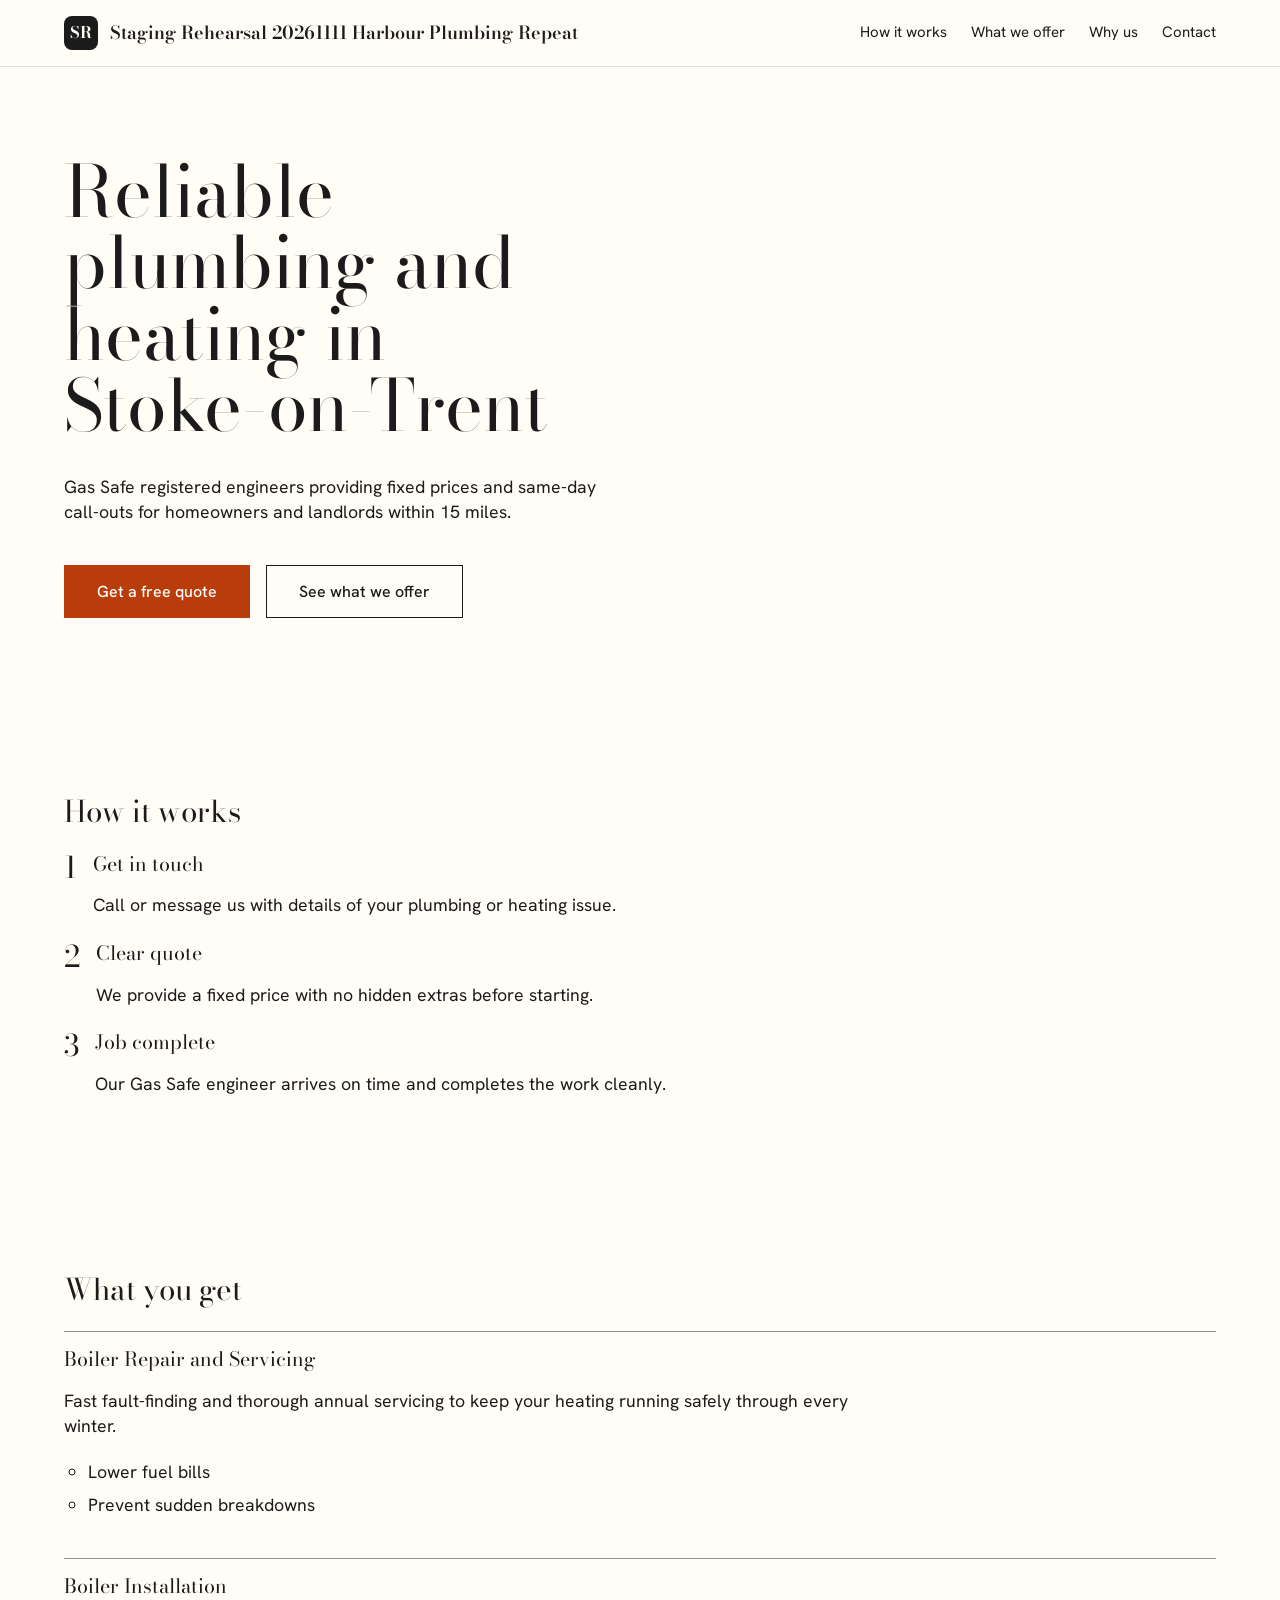
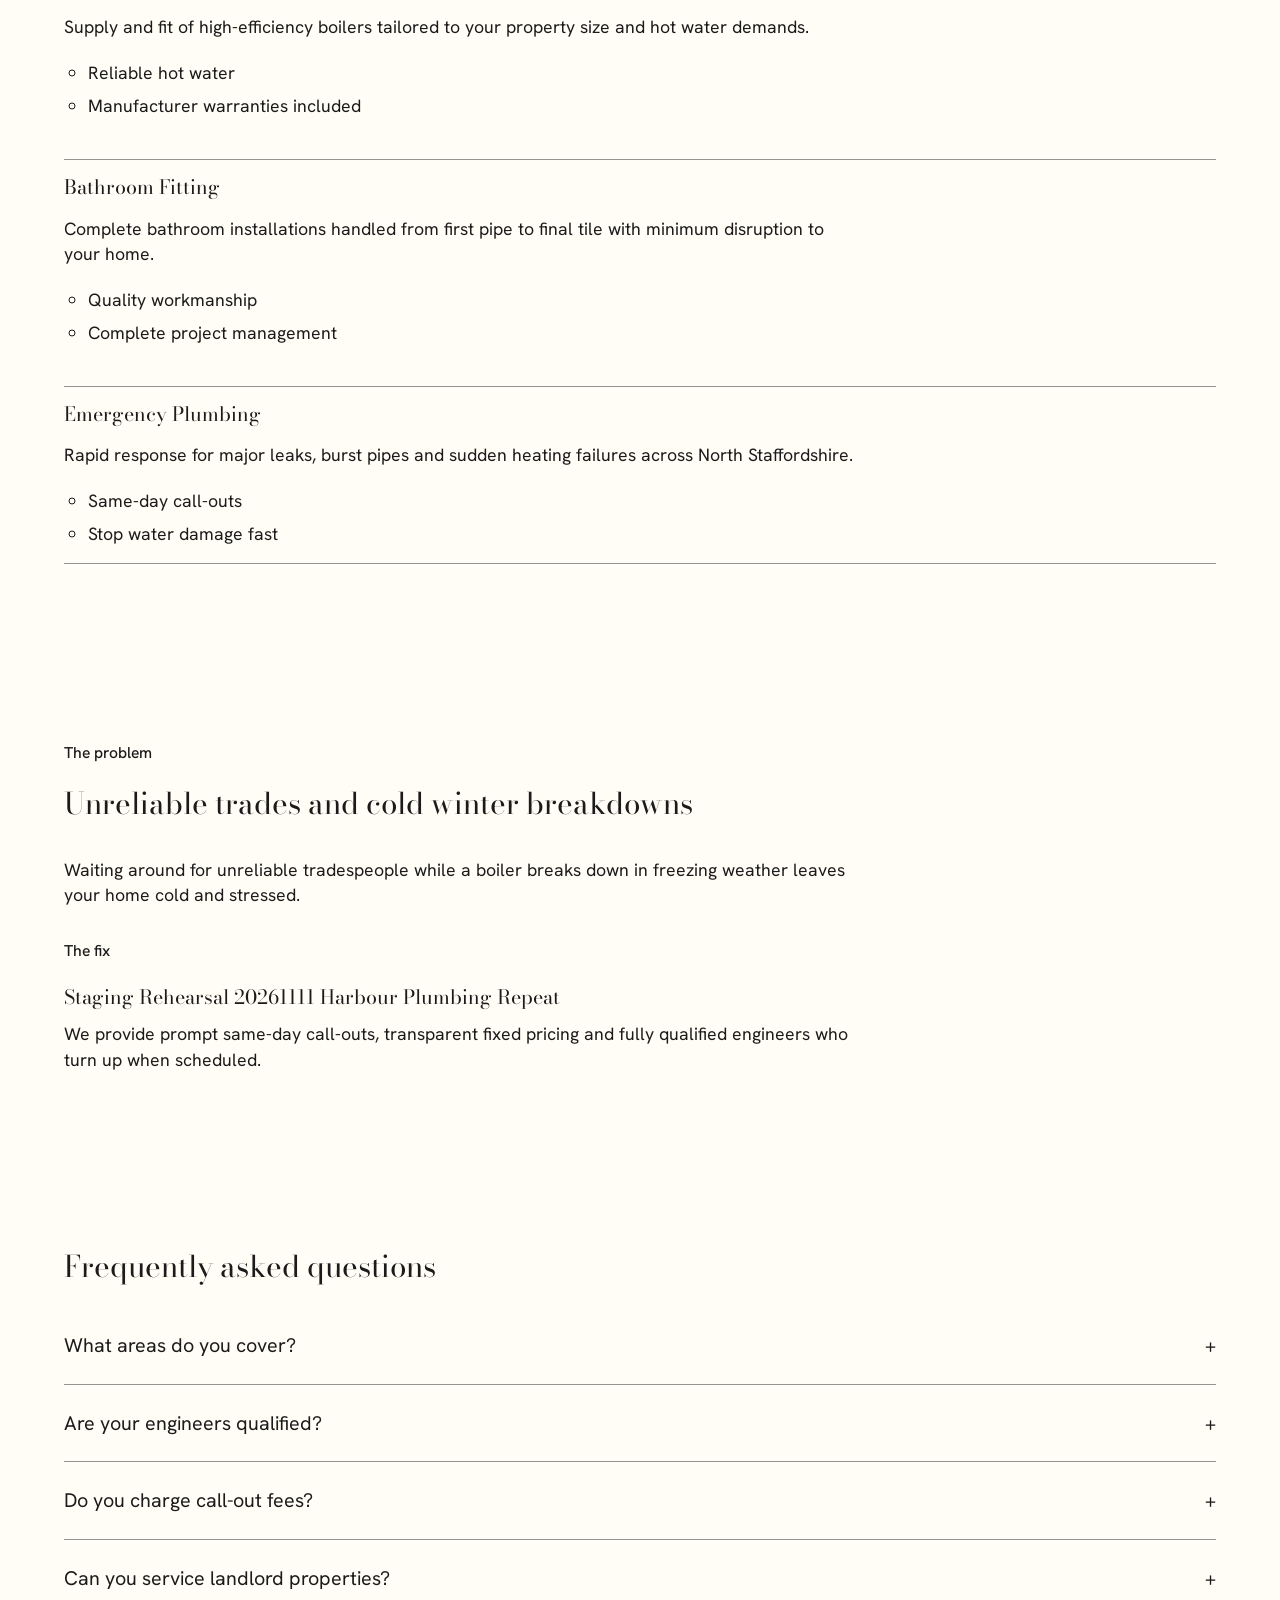
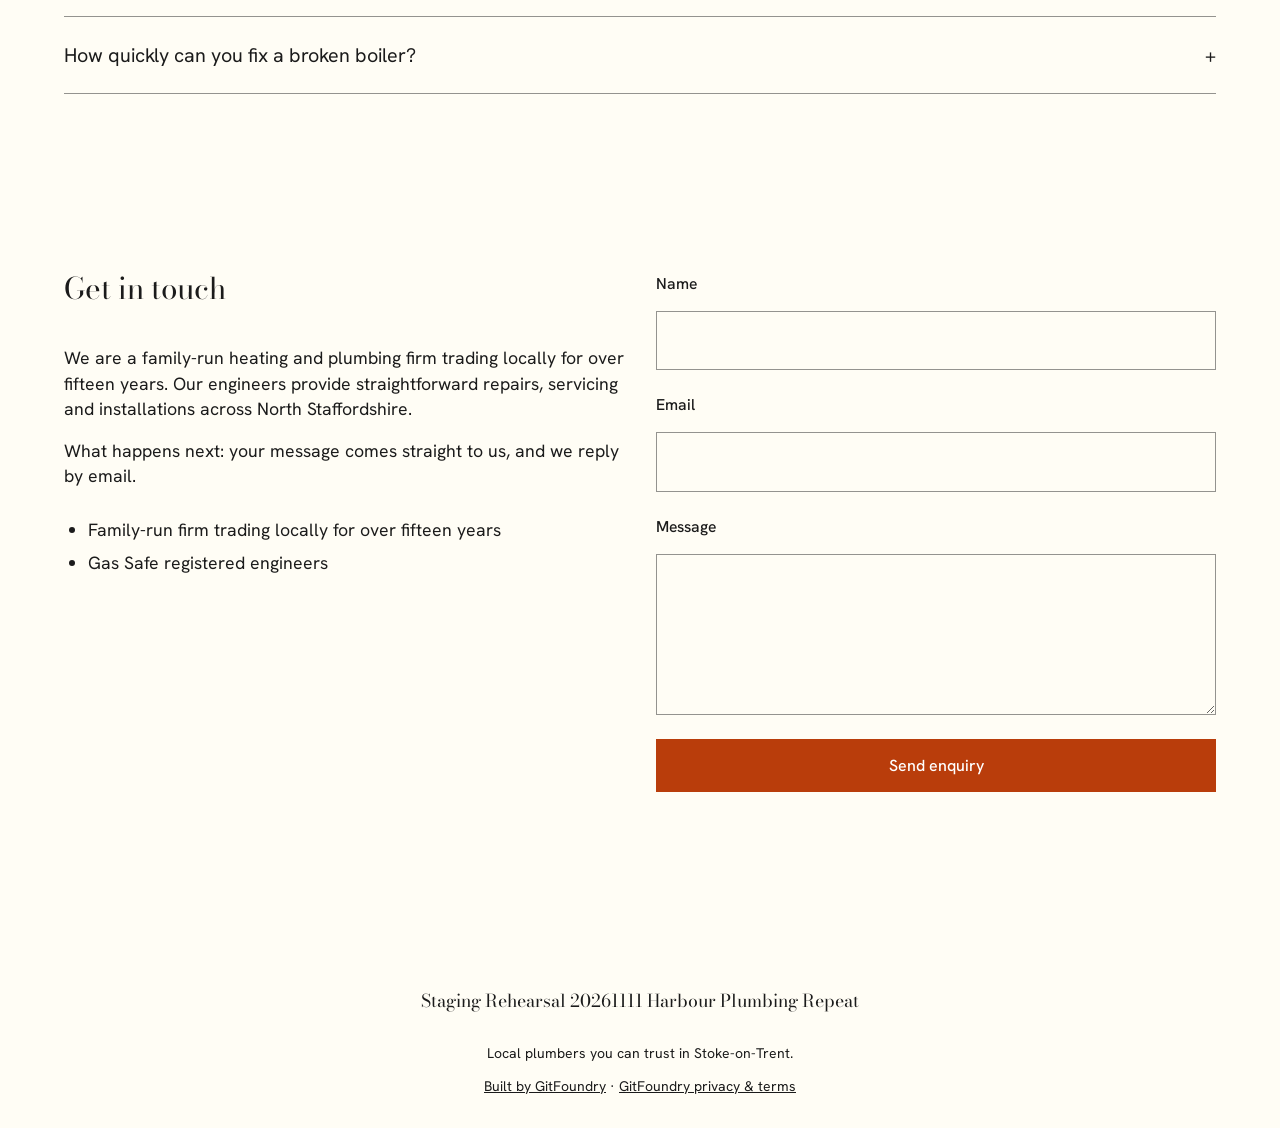
<file: index.html>
<!DOCTYPE html>
<html lang="en">
<head>
  <meta charset="UTF-8">
  <meta name="viewport" content="width=device-width, initial-scale=1.0">
  <title>Staging Rehearsal 20261111 Harbour Plumbing Repeat — Reliable plumbing and heating in Stoke-on-Trent</title>
  <meta name="description" content="Staging Rehearsal 20261111 Harbour Plumbing Repeat provides boiler repair, servicing, bathrooms and emergency plumbing for homes in Stoke-on-Trent. Call today.">
  <link rel="icon" href="favicon.svg" type="image/svg+xml">
  <link href="https://fonts.googleapis.com/css2?family=Bodoni+Moda:wght@400..900&family=Hanken+Grotesk:wght@300..800&display=swap" rel="stylesheet">
  <link rel="stylesheet" href="styles.css">
  <noscript><style>
  .menu-toggle { display: none !important; }
  </style></noscript>
  <meta property="og:title" content="Staging Rehearsal 20261111 Harbour Plumbing Repeat">
  <meta property="og:description" content="Staging Rehearsal 20261111 Harbour Plumbing Repeat provides boiler repair, servicing, bathrooms and emergency plumbing for homes in Stoke-on-Trent. Call today.">
  <meta property="og:image" content="og-image.png">
  <meta property="og:url" content="index.html">
  <meta property="og:type" content="website">
  <meta name="twitter:card" content="summary_large_image">
  <script type="application/ld+json">{"@context":"https://schema.org","@type":"Plumber","name":"Staging Rehearsal 20261111 Harbour Plumbing Repeat","description":"We are a family-run heating and plumbing firm trading locally for over fifteen years. Our engineers provide straightforward repairs, servicing and installations across North Staffordshire."}</script>
</head>
<body>
<a class="skip-link" href="#main">Skip to content</a>
<header class="site-header" data-mobile-nav-open="false">
  <div class="site-header__inner">
    <a class="brand" href="index.html">
      <span class="brand__mark" aria-hidden="true">SR</span>
      <span class="brand__wordmark">Staging Rehearsal 20261111 Harbour Plumbing Repeat</span>
    </a>
    <button type="button" class="menu-toggle" data-mobile-nav-toggle aria-controls="primary-nav" aria-expanded="false" aria-label="Toggle navigation">
      <span class="menu-toggle__bar" aria-hidden="true"></span>
      <span class="menu-toggle__bar" aria-hidden="true"></span>
      <span class="menu-toggle__bar" aria-hidden="true"></span>
    </button>
    <nav class="primary-nav" id="primary-nav" aria-label="Primary">
      <a href="#how-it-works">How it works</a>
      <a href="#features-list">What we offer</a>
      <a href="#problem-solution">Why us</a>
      <a href="#contact-block">Contact</a>
    </nav>
  </div>
</header>

<main id="main">
<section data-section="hero-split" data-surface="dominant" id="hero-split" class="hero-split">
  <div class="container hero-split__inner">
    <div class="hero-split__text">
      <h1 class="hero-split__headline">Reliable plumbing and heating in Stoke-on-Trent</h1>
      <p class="hero-split__sub">Gas Safe registered engineers providing fixed prices and same-day call-outs for homeowners and landlords within 15 miles.</p>
      <div class="hero-split__ctas">
        <a href="#contact" class="btn btn--primary">Get a free quote</a>
        <a href="#features-list" class="btn btn--ghost">See what we offer</a>
      </div>
    </div>

  </div>
</section>
<section data-section="how-it-works" data-surface="dominant" id="how-it-works" class="how-it-works">
  <div class="container">
    <h2 class="how-it-works__title">How it works</h2>
    <ol class="how-it-works__steps">
      <li class="how-step">
        <span class="how-step__num" aria-hidden="true">1</span>
        <div class="process-step__body">
        <h3 class="how-step__heading">Get in touch</h3>
        <p class="how-step__desc">Call or message us with details of your plumbing or heating issue.</p>
        </div>
      </li>
      <li class="how-step">
        <span class="how-step__num" aria-hidden="true">2</span>
        <div class="process-step__body">
        <h3 class="how-step__heading">Clear quote</h3>
        <p class="how-step__desc">We provide a fixed price with no hidden extras before starting.</p>
        </div>
      </li>
      <li class="how-step">
        <span class="how-step__num" aria-hidden="true">3</span>
        <div class="process-step__body">
        <h3 class="how-step__heading">Job complete</h3>
        <p class="how-step__desc">Our Gas Safe engineer arrives on time and completes the work cleanly.</p>
        </div>
      </li>
    </ol>
  </div>
</section>
<section data-section="features-list" data-surface="dominant" id="features-list" class="features-list">
  <div class="container">
    <h2 class="features-list__title">What you get</h2>
    <ul class="features-list__items">
      <li class="features-list__item">
        <div class="features-list__body">
          <h3 class="features-list__name">Boiler Repair and Servicing</h3>
          <p class="features-list__desc">Fast fault-finding and thorough annual servicing to keep your heating running safely through every winter.</p>
          <ul class="features-list__bullets"><li>Lower fuel bills</li><li>Prevent sudden breakdowns</li></ul>
        </div>
      </li>
      <li class="features-list__item">
        <div class="features-list__body">
          <h3 class="features-list__name">Boiler Installation</h3>
          <p class="features-list__desc">Supply and fit of high-efficiency boilers tailored to your property size and hot water demands.</p>
          <ul class="features-list__bullets"><li>Reliable hot water</li><li>Manufacturer warranties included</li></ul>
        </div>
      </li>
      <li class="features-list__item">
        <div class="features-list__body">
          <h3 class="features-list__name">Bathroom Fitting</h3>
          <p class="features-list__desc">Complete bathroom installations handled from first pipe to final tile with minimum disruption to your home.</p>
          <ul class="features-list__bullets"><li>Quality workmanship</li><li>Complete project management</li></ul>
        </div>
      </li>
      <li class="features-list__item">
        <div class="features-list__body">
          <h3 class="features-list__name">Emergency Plumbing</h3>
          <p class="features-list__desc">Rapid response for major leaks, burst pipes and sudden heating failures across North Staffordshire.</p>
          <ul class="features-list__bullets"><li>Same-day call-outs</li><li>Stop water damage fast</li></ul>
        </div>
      </li>
    </ul>
  </div>
</section>
<section data-section="problem-solution" data-surface="dominant" id="problem-solution" class="problem-solution">
  <div class="container problem-solution__inner">
    <div class="problem-solution__problem">
      <p class="problem-solution__label">The problem</p>
      <h2 class="problem-solution__headline">Unreliable trades and cold winter breakdowns</h2>
      <p class="problem-solution__body">Waiting around for unreliable tradespeople while a boiler breaks down in freezing weather leaves your home cold and stressed.</p>
    </div>
    <div class="problem-solution__answer">
      <p class="problem-solution__label">The fix</p>
      <h3 class="problem-solution__product">Staging Rehearsal 20261111 Harbour Plumbing Repeat</h3>
      <p class="problem-solution__body">We provide prompt same-day call-outs, transparent fixed pricing and fully qualified engineers who turn up when scheduled.</p>
    </div>
  </div>
</section>
<section data-section="faq-accordion" data-surface="dominant" id="faq-accordion" class="faq-accordion">
  <div class="container">
    <h2 class="faq-accordion__title">Frequently asked questions</h2>
    <div class="faq-accordion__list">
      <details class="faq-item">
        <summary class="faq-item__question">What areas do you cover?</summary>
        <div class="faq-item__answer"><p>We cover all homes and rental properties within 15 miles of Stoke-on-Trent, including surrounding towns in North Staffordshire.</p></div>
      </details>
      <details class="faq-item">
        <summary class="faq-item__question">Are your engineers qualified?</summary>
        <div class="faq-item__answer"><p>Yes, all our heating engineers are fully Gas Safe registered and carry proper identification on every job.</p></div>
      </details>
      <details class="faq-item">
        <summary class="faq-item__question">Do you charge call-out fees?</summary>
        <div class="faq-item__answer"><p>We are upfront about our pricing before any work starts so you never face unexpected charges on your bill.</p></div>
      </details>
      <details class="faq-item">
        <summary class="faq-item__question">Can you service landlord properties?</summary>
        <div class="faq-item__answer"><p>Yes, we provide routine servicing and official Gas Safety certificates for landlords and letting agents in the area.</p></div>
      </details>
      <details class="faq-item">
        <summary class="faq-item__question">How quickly can you fix a broken boiler?</summary>
        <div class="faq-item__answer"><p>We offer same-day call-outs for breakdowns and carry common replacement parts to get your heating working on the first visit.</p></div>
      </details>
    </div>
  </div>
</section>
<section data-section="contact-block" data-surface="dominant" id="contact" class="contact-block">
  <div class="container contact-block__inner" id="contact-block">
    <div class="contact-block__info">
      <h2 class="contact-block__title">Get in touch</h2>
      <p class="contact-block__about">We are a family-run heating and plumbing firm trading locally for over fifteen years. Our engineers provide straightforward repairs, servicing and installations across North Staffordshire.</p>
      <p class="contact-block__promise">What happens next: your message comes straight to us, and we reply by email.</p>
      <ul class="contact-block__signals"><li>Family-run firm trading locally for over fifteen years</li><li>Gas Safe registered engineers</li></ul>
    </div>
    <form class="contact-block__form" action="https://gitfoundry-worker-test.gitfoundry.workers.dev/api/site-enquiry" method="POST">
      <input type="hidden" name="subject" value="Enquiry from Staging Rehearsal 20261111 Harbour Plumbing Repeat">
      <input type="hidden" name="page" value="index.html">
      <input type="text" name="_gotcha" tabindex="-1" autocomplete="off" aria-hidden="true" style="position:absolute;left:-9999px">
      <div class="form-field">
        <label for="contact-name" class="form-label">Name</label>
        <input id="contact-name" name="name" type="text" class="form-input" autocomplete="name" required>
      </div>
      <div class="form-field">
        <label for="contact-email" class="form-label">Email</label>
        <input id="contact-email" name="email" type="email" class="form-input" autocomplete="email" required>
      </div>
      <div class="form-field">
        <label for="contact-message" class="form-label">Message</label>
        <textarea id="contact-message" name="message" class="form-textarea" rows="5" required></textarea>
      </div>
      <button type="submit" class="btn btn--primary">Send enquiry</button>
    </form>
  </div>
</section>
</main>
<footer class="site-footer">
  <div class="container site-footer__inner">
    <p class="site-footer__brand">Staging Rehearsal 20261111 Harbour Plumbing Repeat</p>
    <p class="site-footer__tagline">Local plumbers you can trust in Stoke-on-Trent.</p>
    <p class="site-footer__built"><a href="https://gitfoundry.co.uk">Built by GitFoundry</a> · <a href="https://gitfoundry.co.uk/legal">GitFoundry privacy &amp; terms</a></p>
  </div>
</footer>
  <script src="mobile-nav.js" defer></script>
</body>
</html>
</file>
<file: styles.css>
/* Composable design stylesheet for style "arc-acfb6fa1-3aed-4e64-8522-7f332a796de8". */
/* Compiled from reviewed style data by lib/design-css.mjs. The model never writes this file. */
:root {
  --colour-dominant: #fffdf5;
  --colour-on-dominant: #1b1b1b;
  --colour-supporting: #1b1b1b;
  --colour-on-supporting: #fffdf5;
  --colour-accent: #b93d0b;
  --colour-on-accent: #ffffff;
  --colour-muted: #5f5f5c;
  --colour-border: #94938f;
  --colour-focus: #b93d0b;
  --colour-on-dark-focus: #b93d0b;
  --colour-error: #6b0014;
  --colour-success: #0b3d20;
  --font-display: "Bodoni Moda", Georgia, "Times New Roman", serif;
  --font-body: "Hanken Grotesk", -apple-system, BlinkMacSystemFont, "Segoe UI", Roboto, Helvetica, Arial, sans-serif;
  --text-display: clamp(3.178rem, 2.750857142857143rem + 2.135714285714286vw, 4.673rem);
  --leading-display: 1;
  --tracking-display: -0.02em;
  --weight-display: 400;
  --text-h1: clamp(2.047rem, 1.7715714285714288rem + 1.3771428571428572vw, 3.011rem);
  --leading-h1: 1.05;
  --tracking-h1: -0.015em;
  --weight-h1: 400;
  --text-h2: clamp(1.375rem, 1.2135714285714285rem + 0.8071428571428572vw, 1.94rem);
  --leading-h2: 1.1;
  --tracking-h2: -0.01em;
  --weight-h2: 400;
  --text-h3: clamp(1.125rem, 1.0892857142857142rem + 0.17857142857142858vw, 1.25rem);
  --leading-h3: 1.2;
  --tracking-h3: 0em;
  --weight-h3: 400;
  --text-body: clamp(1rem, 0.9642857142857143rem + 0.17857142857142858vw, 1.125rem);
  --leading-body: 1.44;
  --tracking-body: 0em;
  --weight-body: 400;
  --text-small: 0.875rem;
  --leading-small: 1.34;
  --tracking-small: 0em;
  --weight-small: 400;
  --text-label: clamp(0.875rem, 0.8392857142857143rem + 0.17857142857142858vw, 1rem);
  --leading-label: 1.4;
  --tracking-label: 0.01em;
  --weight-label: 500;
  --text-button: 1rem;
  --leading-button: 1.2;
  --tracking-button: 0em;
  --weight-button: 500;
  --measure: 79ch;
  --space-0: 0.25rem;
  --space-1: 0.5rem;
  --space-2: 0.75rem;
  --space-3: 1rem;
  --space-4: 1.5rem;
  --space-5: 2rem;
  --space-6: 3rem;
  --space-7: 4rem;
  --space-8: 6rem;
  --gutter: clamp(1rem, 0.7142857142857143rem + 1.4285714285714286vw, 2rem);
  --section-gap: clamp(3rem, 2.142857142857143rem + 4.285714285714286vw, 6rem);
  --content-max: 72rem;
  --radius: 0rem;
  --shadow: none;
  --colour-action: var(--colour-accent);
  --colour-on-action: var(--colour-on-accent);
  --card-border: 1px solid var(--colour-border);
  --card-shadow: none;
  --control-min-height: 44px;
  --motion-fast: 120ms;
  --motion-normal: 200ms;
  --motion-slow: 320ms;
  --easing: cubic-bezier(0.2, 0, 0, 1);
}

*, *::before, *::after { box-sizing: border-box; }

body {
  margin: 0;
  font-family: var(--font-body);
  font-size: var(--text-body);
  line-height: var(--leading-body);
  background: var(--colour-dominant);
  color: var(--colour-on-dominant);
  overflow-wrap: anywhere;
}

/* anywhere, not break-word: only anywhere shrinks the min-content size, so a
   long word in a grid or flex child wraps instead of widening its track and
   bursting the page under 200% text enlargement. */
h1, h2, h3 { text-wrap: balance; overflow-wrap: anywhere; }

h1 {
  font-family: var(--font-display);
  font-size: var(--text-h1);
  font-weight: var(--weight-h1);
  line-height: var(--leading-h1);
  letter-spacing: var(--tracking-h1)em;
  margin-block: var(--space-6) var(--space-4);
}

h2 {
  font-family: var(--font-display);
  font-size: var(--text-h2);
  font-weight: var(--weight-h2);
  line-height: var(--leading-h2);
  letter-spacing: var(--tracking-h2)em;
  margin-block: var(--space-6) var(--space-3);
}

h3 {
  font-family: var(--font-display);
  font-size: var(--text-h3);
  font-weight: var(--weight-h3);
  line-height: var(--leading-h3);
  letter-spacing: var(--tracking-h3)em;
  margin-block: var(--space-5) var(--space-3);
}

p { max-width: var(--measure); }

small {
  font-size: var(--text-small);
  line-height: var(--leading-small);
}

label, .form-label {
  display: block;
  font-size: var(--text-label);
  font-weight: var(--weight-label);
  line-height: var(--leading-label);
  letter-spacing: var(--tracking-label)em;
  margin-block-end: var(--space-1);
}

.page-title {
  font-family: var(--font-display);
  font-size: var(--text-display);
  font-weight: var(--weight-display);
  line-height: var(--leading-display);
  letter-spacing: var(--tracking-display)em;
  /* An inner page's title sits outside a container: keep it inside the same gutters. */
  width: min(100% - (2 * var(--gutter)), var(--content-max));
  margin-inline: auto;
  padding-block-start: var(--section-gap);
  overflow-wrap: anywhere;
}

/* Semantic surfaces: every section colour resolves through these variables,
   so text always sits on its measured on-colour. */
[data-surface="dominant"] {
  --surface: var(--colour-dominant);
  --ink: var(--colour-on-dominant);
  background: var(--surface);
  color: var(--ink);
}

[data-surface="supporting"] {
  --surface: var(--colour-supporting);
  --ink: var(--colour-on-supporting);
  background: var(--surface);
  color: var(--ink);
}

[data-surface] :is(h1, h2, h3, p) { color: inherit; }

/* Plain links inherit their surface ink. Button-links are excluded: their
   colours come from the button rules below, and this selector would otherwise
   out-specify .btn--primary and paint accent buttons in body text. */
[data-surface] a:not(.btn) { color: inherit; }

/* Document rhythm: tight groups, generous separation. */
.container {
  width: min(100% - (2 * var(--gutter)), var(--content-max));
  margin-inline: auto;
}

main > section { padding-block: var(--section-gap); }

/* Hero compositions. */
.hero-centered__inner,
.hero-split__inner,
.hero-banner__inner {
  display: grid;
  gap: var(--space-5);
  align-items: center;
}

.hero-centered__headline,
.hero-split__headline,
.hero-banner__headline {
  font-family: var(--font-display);
  font-size: var(--text-display);
  font-weight: var(--weight-display);
  line-height: var(--leading-display);
  letter-spacing: var(--tracking-display)em;
  margin-block: 0 var(--space-3);
  /* No ch cap here: ch scales with font-size, so it cannot constrain a
     headline that is simply too large for its copy. Length is governed by the
     display scale in the style record instead. */
}

.hero-note {
  padding: var(--space-5);
  border-radius: var(--radius);
}

/* Feature compositions. */
.features-list__items { list-style: none; margin: 0; padding: 0; display: grid; gap: var(--space-4); }
.features-grid__cards { display: grid; gap: var(--space-5); }
.feature-card {
  padding: var(--space-5);
  border: var(--card-border);
  border-radius: var(--radius);
  box-shadow: var(--card-shadow);
}

/* Founder composition. */
.founder-story__inner { display: grid; gap: var(--space-5); align-items: start; }
.founder-story__image img { width: 100%; height: auto; display: block; border-radius: var(--radius); }

/* Process compositions. */
.process-steps__list,
.how-it-works__steps { list-style: none; margin: 0; padding: 0; display: grid; gap: var(--space-4); }

/* FAQ disclosures. */
details.faq-item { border-block-end: 1px solid var(--colour-border); padding-block: var(--space-3); }
details.faq-item summary {
  cursor: pointer;
  font-size: var(--text-h3);
  font-weight: var(--weight-h3);
  padding-block: var(--space-1);
  min-height: 44px;
}

/* Conversion compositions. */
.waitlist-capture__row { display: grid; gap: var(--space-3); }
.contact-block__inner { display: grid; gap: var(--space-5); }

/* Section roots: in-page anchors land with breathing room. Listing every
   root also keeps validator class coverage honest on the new path. */
.hero-centered,
.hero-split,
.hero-banner,
.features-list,
.features-grid,
.problem-solution,
.founder-story,
.process-steps,
.how-it-works,
.faq-accordion,
.cta-banner,
.waitlist-capture,
.contact-block,
.editorial-intro,
.manifesto-band,
.outcomes-band,
.capability-rows,
.work-index,
.image-triptych,
.client-logos { scroll-margin-top: var(--space-4); }

.waitlist-capture__inner { display: grid; gap: var(--space-4); align-content: start; }

/* Section element vocabulary: every class the catalogue renderers emit gets
   a token-driven rule, so validator class coverage holds on the new path. */
.hero-centered__copy,
.hero-split__text {
  display: grid;
  gap: var(--space-3);
  align-content: start;
}

.hero-centered__kicker,
.process-steps__eyebrow,
.founder-story__eyebrow,
.waitlist-capture__eyebrow,
.problem-solution__label {
  font-size: var(--text-label);
  font-weight: var(--weight-label);
  line-height: var(--leading-label);
  letter-spacing: var(--tracking-label)em;
  margin-block: 0 var(--space-2);
}

.hero-centered__sub,
.hero-split__sub,
.hero-banner__sub {
  font-size: var(--text-body);
  line-height: var(--leading-body);
  margin-block: 0 var(--space-4);
}

.hero-centered__ctas,
.hero-split__ctas {
  display: flex;
  flex-wrap: wrap;
  gap: var(--space-3);
  align-items: center;
}

/* WCAG 2.5.8 gives a standalone link a 24px minimum target. Declare it: left
   to the body leading, a style with tighter leading drops under the floor. */
.hero-centered__text-link {
  font-weight: var(--weight-button);
  text-underline-offset: 3px;
  display: inline-flex;
  align-items: center;
  min-height: 24px;
}

.hero-note {
  padding: var(--space-5);
  border-radius: var(--radius);
}

.hero-note__label {
  font-size: var(--text-label);
  font-weight: var(--weight-label);
  letter-spacing: var(--tracking-label)em;
  margin-block: 0 var(--space-2);
}

.hero-note__title {
  font-family: var(--font-display);
  font-size: var(--text-h3);
  font-weight: var(--weight-h3);
  line-height: var(--leading-h3);
  margin-block: 0 var(--space-2);
}

.hero-note__rule {
  border-block-start: 1px solid currentColor;
  opacity: 0.55;
  margin-block: var(--space-3);
}

.hero-note__body { margin-block: 0 var(--space-2); }
.hero-note__signoff { font-size: var(--text-small); margin-block: 0; }

.hero-split__image img { width: 100%; height: auto; display: block; border-radius: var(--radius); }

.features-list__title,
.features-grid__title,
.process-steps__title,
.how-it-works__title,
.faq-accordion__title,
.founder-story__title,
.contact-block__title,
.waitlist-capture__title,
.problem-solution__headline {
  font-family: var(--font-display);
  font-size: var(--text-h2);
  font-weight: var(--weight-h2);
  line-height: var(--leading-h2);
  letter-spacing: var(--tracking-h2)em;
  margin-block: 0 var(--space-4);
}

.hero-centered__inner:not(:has(.hero-note)) { grid-template-columns: 1fr; }

.features-list__item {
  display: grid;
  grid-template-columns: 1fr;
  gap: var(--space-3);
  padding-block: var(--space-3);
  border-block-start: 1px solid var(--colour-border);
}

.features-list__item:last-child { border-block-end: 1px solid var(--colour-border); }

.features-list__num {
  font-family: var(--font-display);
  font-size: var(--text-h3);
  font-weight: var(--weight-h3);
}

.features-list__body { display: grid; gap: var(--space-1); align-content: start; }

.features-list__name,
.feature-card__title,
.process-step__heading,
.how-step__heading {
  font-family: var(--font-display);
  font-size: var(--text-h3);
  font-weight: var(--weight-h3);
  line-height: var(--leading-h3);
  margin-block: 0 var(--space-1);
}

.features-list__desc,
.feature-card__desc,
.process-step__desc,
.how-step__desc { margin-block: 0; }

.features-list__bullets,
.feature-card__bullets,
.founder-story__signals,
.contact-block__signals {
  margin: var(--space-2) 0 0;
  padding-inline-start: var(--space-4);
  display: grid;
  gap: var(--space-1);
}

.problem-solution__inner { display: grid; gap: var(--space-5); }
.problem-solution__problem, .problem-solution__answer { display: grid; gap: var(--space-2); align-content: start; }
.problem-solution__body { margin-block: 0; }
.problem-solution__product {
  font-family: var(--font-display);
  font-size: var(--text-h3);
  font-weight: var(--weight-h3);
  margin-block: 0;
}

.founder-story__text { display: grid; gap: var(--space-2); align-content: start; }
.founder-story__body { margin-block: 0; }
.founder-story__subhead {
  font-family: var(--font-display);
  font-size: var(--text-h3);
  font-weight: var(--weight-h3);
  margin-block: var(--space-3) var(--space-1);
}
.founder-story__steps { margin: 0; padding-inline-start: var(--space-4); display: grid; gap: var(--space-1); }
.founder-story--no-image .founder-story__inner { grid-template-columns: 1fr; }

.process-steps__intro { display: grid; gap: var(--space-1); margin-block-end: var(--space-4); }
.process-step,
.how-step {
  display: grid;
  grid-template-columns: auto 1fr;
  gap: var(--space-3);
}
.process-step__body { display: grid; gap: var(--space-1); align-content: start; }
.process-step__num,
.how-step__num {
  font-family: var(--font-display);
  font-size: var(--text-h2);
  font-weight: var(--weight-h2);
  line-height: 1;
}

.faq-accordion__list { display: grid; }
.faq-item__question { display: flex; justify-content: space-between; align-items: baseline; gap: var(--space-3); cursor: pointer; list-style: none; }
.faq-item__question::-webkit-details-marker { display: none; }
.faq-item__question::after { content: "+"; flex: 0 0 auto; }
details[open] > .faq-item__question::after { content: "−"; }
.faq-item__answer p { margin-block: var(--space-2) 0; }

.cta-banner__inner { display: grid; gap: var(--space-3); justify-items: start; }
.cta-banner__hook { font-size: var(--text-h3); line-height: var(--leading-h3); margin-block: 0; }

.waitlist-capture__intro { display: grid; gap: var(--space-1); }
.waitlist-capture__form { display: grid; gap: var(--space-3); }
.waitlist-capture__label { margin-block-end: 0; }
/* 2026-09-10 — was white-space: nowrap, which defeated the grid/flex
   blowout guard (.waitlist-capture__row > *, line ~562) that every other
   button in this design system relies on to wrap instead of bursting the
   page under text enlargement. Explicit white-space: normal documents that
   decision and keeps this selector defined (validate-site.mjs requires
   every rendered class to have a rule). */
.waitlist-capture__btn { white-space: normal; }

.contact-block__info { display: grid; gap: var(--space-3); align-content: start; }
.contact-block__about,
.contact-block__hours,
.contact-block__promise { margin-block: 0; }
.contact-block__form { display: grid; gap: 0; align-content: start; }

.site-footer__inner { display: grid; gap: var(--space-2); }
.site-footer__brand { font-family: var(--font-display); font-weight: var(--weight-h3); }
.site-footer__tagline,
.site-footer__built { font-size: var(--text-small); margin-block: 0; }
/* The credit link must read on the footer's own surface, not the browser's default blue. */
.site-footer__built a { color: inherit; text-decoration: underline; }

/* Actions: primary rides the accent pair, secondary the supporting pair. */
.btn, button {
  font-family: var(--font-body);
  font-size: var(--text-button);
  font-weight: var(--weight-button);
  line-height: var(--leading-button);
  letter-spacing: var(--tracking-button)em;
}

.btn {
  display: inline-flex;
  align-items: center;
  justify-content: center;
  min-height: var(--control-min-height);
  padding: var(--space-3) var(--space-5);
  border-radius: var(--radius);
  text-decoration: none;
  border: 1px solid transparent;
}

.btn--primary {
  background: var(--colour-action);
  color: var(--colour-on-action);
}

.btn--ghost {
  background: transparent;
  border-color: currentColor;
  color: var(--colour-supporting);
}

[data-surface="supporting"] .btn--ghost { color: var(--colour-on-supporting); }

/* Form controls. */
.form-input, .form-textarea, .waitlist-capture__input {
  width: 100%;
  min-height: var(--control-min-height);
  padding: var(--space-3);
  font: inherit;
  color: inherit;
  background: transparent;
  border: 1px solid var(--colour-border);
  border-radius: var(--radius);
}

.form-field { display: grid; gap: var(--space-1); margin-block-end: var(--space-4); }
.form-error { color: var(--colour-error); font-weight: 600; }

/* Grid/flex blowout guard: text-bearing grid and flex children must shrink
   below their min-content size, or a long word bursts the page under text
   enlargement instead of wrapping. */
.hero-centered__inner > *,
.hero-split__inner > *,
.features-grid__cards > *,
.founder-story__inner > *,
.contact-block__inner > *,
.waitlist-capture__inner > *,
.waitlist-capture__row > *,
.problem-solution__inner > *,
.cta-banner__inner > *,
.hero-centered__ctas > *,
.hero-split__ctas > * {
  min-width: 0;
}

/* Navigation tokens for the polish-installed header. The header block owns
   colours and type size; these additive rules own layout and touch targets.
   (An earlier .site-nav block styled nothing — the header emits
   .primary-nav — so these target the real classes.) */
.primary-nav { display: flex; flex-wrap: wrap; gap: var(--space-3); align-items: center; }
.primary-nav a { text-decoration: none; padding-block: 0.25rem; }
.primary-nav a:hover { text-decoration: underline; text-underline-offset: 3px; }

/* The shared header toggle ships at 38px; the product default is 44px.
   min-height here does not disturb the header block's own box rules. */
.menu-toggle { min-height: 44px; }

/* Footer. */
.site-footer { padding-block: var(--section-gap) var(--space-5); }

/* State changes only: focus, hover, pressed. No entrance choreography, and
   never opacity zero as a prerequisite for visible content. */
a, button, .btn, input, textarea, summary {
  transition:
    color var(--motion-fast) var(--easing),
    background-color var(--motion-normal) var(--easing),
    border-color var(--motion-fast) var(--easing),
    box-shadow var(--motion-normal) var(--easing);
}

a:hover { text-decoration-thickness: 2px; }
.btn--primary:hover { filter: brightness(1.06); }
.btn--primary:active { filter: brightness(0.96); }
.btn:disabled, button:disabled { opacity: 0.55; cursor: not-allowed; }

:focus-visible {
  outline: 3px solid var(--colour-focus);
  outline-offset: 2px;
}

[data-surface="supporting"] :focus-visible { outline-color: var(--colour-on-dark-focus); }

@media (prefers-reduced-motion: reduce) {
  *, *::before, *::after {
    animation-duration: 0.01ms !important;
    animation-iteration-count: 1 !important;
    transition-duration: 0.01ms !important;
    scroll-behavior: auto !important;
  }
  html { scroll-behavior: auto; }
}

/* ── Hero atmosphere ───────────────────────────────────────────────────────
   A colour field drawn from the style's own palette. No image file, nothing
   licensed, nothing to store, and each style tints itself. Overlapping soft
   radial gradients read as depth the way a photograph does, without one.
   The scrim is what guarantees the text contrast — a gradient behind text
   cannot be measured, so it is never trusted on its own. */
.hero-atmosphere {
  position: relative;
  isolation: isolate;
  display: grid;
  align-items: end;
  min-height: min(86vh, 44rem);
  overflow: hidden;
  background: var(--colour-dominant);
  color: var(--colour-on-dominant);
}

.hero-atmosphere__field {
  position: absolute;
  inset: 0;
  z-index: -2;
  background: radial-gradient(120% 90% at 14% 12%, color-mix(in oklab, var(--colour-accent) 16%, var(--colour-dominant)) 0%, transparent 62%),
    radial-gradient(110% 100% at 86% 78%, color-mix(in oklab, var(--colour-muted) 12%, var(--colour-dominant)) 0%, transparent 70%),
    var(--colour-dominant);
}

/* Fixed, measurable darkening so the on-supporting ink always clears its
   contrast threshold regardless of where the gradient stops happen to land. */
.hero-atmosphere__scrim {
  position: absolute;
  inset: 0;
  z-index: -1;
  background: linear-gradient(to top, rgba(255, 255, 255, 0.35) 0%, rgba(255, 255, 255, 0.15) 60%, rgba(255, 255, 255, 0.05) 100%);
}

.hero-atmosphere__inner {
  padding-block: var(--section-gap);
  display: grid;
  justify-items: start;
  gap: var(--space-2);
}

.hero-atmosphere__kicker {
  font-size: var(--text-small);
  font-weight: var(--weight-label);
  letter-spacing: 0.14em;
  text-transform: uppercase;
  margin-block: 0;
  opacity: 0.85;
}

.hero-atmosphere__headline {
  font-family: var(--font-display);
  font-size: var(--text-display);
  font-weight: var(--weight-display);
  line-height: var(--leading-display);
  letter-spacing: var(--tracking-display)em;
  margin-block: 0 var(--space-2);
  max-width: 20ch;
}

.hero-atmosphere__sub {
  font-size: var(--text-body);
  line-height: var(--leading-body);
  margin-block: 0 var(--space-4);
  opacity: 0.92;
}

.hero-atmosphere__ctas {
  display: flex;
  flex-wrap: wrap;
  gap: var(--space-3);
  align-items: center;
}

.hero-atmosphere__ctas > * { min-width: 0; }

.hero-atmosphere__text-link {
  font-weight: var(--weight-button);
  text-underline-offset: 3px;
  display: inline-flex;
  align-items: center;
  min-height: 24px;
}

/* ── Editorial sections ────────────────────────────────────────────────────
   Asymmetric grids: a small-caps label in the left margin, a large headline,
   body copy in a middle column and a list on the right. Mobile-first, so each
   block is a readable stack until there is width for the real composition. */

/* A bleed section lets its own background and any full-width child run edge to
   edge. A .container child keeps its inset: the colour field bleeds, the words
   inside it do not. Without the :not() the container lost its gutter and text
   sat flush against the viewport edge. */
.section--bleed { padding-inline: 0; }
.section--bleed > *:not(.container) { width: 100%; max-width: none; margin-inline: 0; }

.editorial-intro__label,
.manifesto-band__label,
.outcomes-band__label,
.capability-rows__label,
.work-index__label,
.client-logos__label {
  font-size: var(--text-small);
  font-weight: var(--weight-label);
  letter-spacing: 0.12em;
  text-transform: uppercase;
  color: var(--colour-muted);
  margin-block: 0 var(--space-3);
}

[data-surface="supporting"] :is(.editorial-intro__label, .manifesto-band__label, .outcomes-band__label, .capability-rows__label, .work-index__label, .client-logos__label) {
  color: inherit;
  opacity: 0.72;
}

.editorial-intro__grid,
.manifesto-band__grid,
.outcomes-band__grid,
.capability-rows__grid,
.work-index__grid,
.client-logos__grid {
  display: grid;
  gap: var(--space-4);
  align-items: start;
}

/* h1 scale, not the hero's display scale. At display scale in these tracks a
   headline broke mid-word: overflow-wrap:anywhere is the safety net that stops
   a grid track bursting, and it splits a word that cannot fit, so the scale has
   to suit the column rather than the wrap mode being loosened. */
.manifesto-band__headline,
.outcomes-band__headline {
  font-family: var(--font-display);
  font-size: var(--text-h1);
  font-weight: var(--weight-display);
  line-height: var(--leading-h1);
  letter-spacing: var(--tracking-h1)em;
  margin-block: 0 var(--space-4);
  max-width: 16ch;
}

/* The introduction is a normal section, with the same heading hierarchy as
   services and FAQs. Its label sits above two balanced content columns. */
.editorial-intro__label { margin-block: 0; }
.editorial-intro__headline {
  font-family: var(--font-display);
  font-size: var(--text-h2);
  font-weight: var(--weight-h2);
  line-height: var(--leading-h2);
  letter-spacing: var(--tracking-h2);
  margin-block: 0;
  max-width: none;
}
.editorial-intro__body p { margin: 0; max-width: 42ch; }

/* Sits beside its own label in a narrower column, so it takes the step below
   the intro and manifesto headlines. */
.capability-rows__headline {
  font-family: var(--font-display);
  font-size: var(--text-h2);
  font-weight: var(--weight-h2);
  line-height: var(--leading-h2);
  letter-spacing: var(--tracking-h2)em;
  margin-block: 0 var(--space-4);
  max-width: 14ch;
}

.editorial-intro__body p,
.manifesto-band__body p { margin-block: 0 var(--space-3); }

.editorial-intro__keywords {
  list-style: none;
  margin: 0;
  padding: 0;
  display: grid;
  gap: var(--space-1);
  font-size: var(--text-small);
  letter-spacing: 0.1em;
  text-transform: uppercase;
  color: var(--colour-muted);
}

[data-surface="supporting"] .editorial-intro__keywords { color: inherit; opacity: 0.72; }

.outcomes-band__items {
  list-style: none;
  margin: 0;
  padding: 0;
  display: grid;
  gap: var(--space-4);
}

.outcomes-band__item {
  border-inline-start: 1px solid var(--colour-border);
  padding-inline-start: var(--space-3);
  min-width: 0;
}

[data-surface="supporting"] .outcomes-band__item { border-inline-start-color: currentColor; }

.outcomes-band__item-text {
  display: block;
  font-family: var(--font-display);
  font-size: var(--text-h3);
  line-height: var(--leading-h3);
}

.capability-rows__rows,
.work-index__rows {
  list-style: none;
  margin: 0;
  padding: 0;
  display: grid;
  gap: var(--space-4);
}

.capability-rows__row,
.work-index__row {
  display: grid;
  gap: var(--space-2);
  align-items: start;
  padding-block-end: var(--space-4);
  border-block-end: 1px solid var(--colour-border);
  min-width: 0;
}

[data-surface="supporting"] :is(.capability-rows__row, .work-index__row) { border-block-end-color: currentColor; }

.capability-rows__num,
.work-index__num {
  font-size: var(--text-small);
  color: var(--colour-muted);
  font-variant-numeric: tabular-nums;
}

[data-surface="supporting"] :is(.capability-rows__num, .work-index__num) { color: inherit; opacity: 0.72; }

.capability-rows__name,
.work-index__title {
  font-family: var(--font-display);
  font-size: var(--text-h3);
  font-weight: var(--weight-h3);
  line-height: var(--leading-h3);
  margin-block: 0 var(--space-1);
}

.work-index__title { display: block; }
/* Body stacks the row title over its description inside the row grid. */
.capability-rows__body {
  display: grid;
  gap: var(--space-1);
  align-content: start;
  min-width: 0;
}
.capability-rows__desc,
.work-index__desc { margin-block: 0; }

.capability-rows__media img,
.work-index__thumb img {
  width: 100%;
  height: auto;
  display: block;
  border-radius: var(--radius);
}

.image-triptych__cards {
  list-style: none;
  margin: 0;
  padding: 0;
  display: grid;
  gap: 1px;
}

.image-triptych__card {
  position: relative;
  display: grid;
  align-content: end;
  gap: var(--space-1);
  min-height: 18rem;
  padding: var(--space-5);
  background: var(--colour-supporting);
  color: var(--colour-on-supporting);
  overflow: hidden;
  min-width: 0;
}

.image-triptych__img {
  position: absolute;
  inset: 0;
  width: 100%;
  height: 100%;
  object-fit: cover;
}

.image-triptych__title,
.image-triptych__meta { position: relative; z-index: 1; }

/* Card text sits at the foot of the card over the photograph, so a scrim
   holds the supporting colour behind the words: the bottom of the card
   is the supporting surface itself, where the on-supporting ink already meets
   the 4.5:1 contract. Bright and dark photographs were verified in the
   browser gate (Package 5 fault injection). */
.image-triptych__card::after {
  content: "";
  position: absolute;
  inset: 0;
  background: linear-gradient(to top, var(--colour-supporting) 0%, var(--colour-supporting) 38%, transparent 72%);
  pointer-events: none;
}

/* Deliberate photo-free fallback: without photographs the cards need no
   photographic height, and the marker keeps the validator honest about the
   choice instead of passing silently. */
.image-triptych--no-photos .image-triptych__card { min-height: auto; }
.image-triptych--no-photos .image-triptych__card::after { content: none; }

.image-triptych__title {
  font-family: var(--font-display);
  font-size: var(--text-h2);
  font-weight: var(--weight-h2);
  line-height: var(--leading-h2);
}

.image-triptych__meta {
  font-size: var(--text-small);
  letter-spacing: 0.1em;
  opacity: 0.8;
}

.client-logos__items {
  list-style: none;
  margin: 0;
  padding: 0;
  display: flex;
  flex-wrap: wrap;
  gap: var(--space-4);
  align-items: center;
}

.client-logos__item {
  font-family: var(--font-display);
  font-size: var(--text-h3);
  line-height: var(--leading-h3);
  color: var(--colour-muted);
  min-width: 0;
}

[data-surface="supporting"] .client-logos__item { color: inherit; }

/* Grid/flex blowout guard for the editorial children. */
.editorial-intro__grid > *,
.manifesto-band__grid > *,
.outcomes-band__grid > *,
.capability-rows__grid > *,
.work-index__grid > *,
.client-logos__grid > *,
.outcomes-band__items > *,
.image-triptych__cards > *,
.capability-rows__row > *,
.work-index__row > * { min-width: 0; }

/* Mobile-first: single column stacks; wider layouts arrive with width. */
@media (min-width: 48rem) {
  .hero-split__inner { grid-template-columns: 1fr 1fr; }
  .features-grid__cards { grid-template-columns: repeat(2, 1fr); }
  .founder-story__inner { grid-template-columns: 0.9fr 1.1fr; }
  .contact-block__inner { grid-template-columns: 1fr 1fr; }
  .waitlist-capture__row { grid-template-columns: 1fr auto; }
}

@media (min-width: 64rem) {
  .features-grid__cards { grid-template-columns: repeat(3, 1fr); }
  .hero-centered__inner { grid-template-columns: 1.2fr 0.8fr; }

  /* Introduction: quiet label row, then heading and supporting copy. */
  .editorial-intro__grid { grid-template-columns: 1fr 1fr; column-gap: var(--space-7); row-gap: var(--space-4); }
  .editorial-intro__label { grid-column: 1 / -1; }
  .editorial-intro__headline { grid-column: 1; margin-block-end: 0; }
  .editorial-intro__body { grid-column: 2; }
  .editorial-intro__keywords { grid-column: 2; }

  .manifesto-band__grid { grid-template-columns: 9rem 1.6fr 1fr; column-gap: var(--space-5); }
  .manifesto-band__label { grid-column: 1; }
  .manifesto-band__headline { grid-column: 2; margin-block-end: 0; }
  .manifesto-band__body { grid-column: 3; }

  .outcomes-band__grid { grid-template-columns: 10rem 1fr; column-gap: var(--space-5); }
  .outcomes-band__label { grid-column: 1; grid-row: 1; }
  .outcomes-band__headline { grid-column: 2; grid-row: 1; }
  .outcomes-band__items { grid-column: 2; grid-row: 2; grid-auto-flow: column; grid-auto-columns: 1fr; }

  .capability-rows__grid { grid-template-columns: 18rem 1fr; grid-template-rows: min-content 1fr; align-content: start; column-gap: var(--space-5); }
  .capability-rows__label { grid-column: 1; grid-row: 1; }
  .capability-rows__headline { grid-column: 1; grid-row: 2; align-self: start; margin-block-end: 0; }
  .capability-rows__rows { grid-column: 2; grid-row: 1 / span 2; }
  .capability-rows__row { grid-template-columns: 4rem 1fr 12rem; column-gap: var(--space-4); }

  .work-index__grid { grid-template-columns: 10rem 1fr; column-gap: var(--space-5); }
  .work-index__rows { grid-column: 2; }
  .work-index__row { grid-template-columns: 4rem 12rem 1fr 10rem; column-gap: var(--space-4); align-items: baseline; }

  .client-logos__grid { grid-template-columns: 10rem 1fr; column-gap: var(--space-5); }

  .image-triptych__cards { grid-template-columns: repeat(3, 1fr); }
}

/* structural patches */
@media (min-width: 700px) { .features-grid__cards:has(.feature-card:nth-child(4)):not(:has(.feature-card:nth-child(5))){ grid-template-columns:repeat(2,1fr); } }
.hero-centered > p, .hero-centered__inner > p, .site-footer p, .section-heading > p { margin-inline:auto; }
section { padding-block: clamp(3rem, 6vw, 6rem); }
main, section, [class*="__inner"] { min-width: 0; max-width: 100%; }
h1, h2, h3, h4, h5, h6, p { overflow-wrap: anywhere; }

/* header-owned-by-polish-pack */
/* Polish pack owns this block. The validator checks the marker is present and
   the rule counts are unchanged. If you change it, run npm test. */
/* Skip link: off-screen until focused. ucas-0001 shipped a class-less one with
   no rule anywhere, so "Skip to content" sat on top of the header on every
   page. Owned here for the same reason the header is. */
.skip-link { position: absolute; left: -9999px; top: 0; z-index: 100; padding: 12px 20px; background: #1b1b1b; color: #fffdf5; text-decoration: none; }
.skip-link:focus { left: 0; }
.site-header { background: #fffdf5; border-bottom: 1px solid #1b1b1b22; font-family: Hanken Grotesk; position: relative; }
.site-header__inner { max-width: 1200px; margin: 0 auto; padding: 16px 24px; display: flex; align-items: center; gap: 24px; }
.brand { display: inline-flex; align-items: center; gap: 12px; text-decoration: none; color: #1b1b1b; }
.brand__mark { display: inline-grid; place-items: center; width: 34px; height: 34px; border-radius: 8px; background: #1b1b1b; color: #fffdf5; font-family: Bodoni Moda; font-weight: 700; font-size: 16px; letter-spacing: 0.02em; }
.brand__wordmark { font-family: Bodoni Moda; font-weight: 600; font-size: 18px; }
.primary-nav { display: flex; gap: 24px; margin-left: auto; align-items: center; }
.primary-nav a { color: #1b1b1b; text-decoration: none; font-size: 15px; }
.primary-nav a:hover, .primary-nav a:focus { color: #b93d0b; }
.menu-toggle { display: none; background: transparent; border: 0; padding: 8px; cursor: pointer; }
.menu-toggle__bar { display: block; width: 22px; height: 2px; background: #1b1b1b; margin: 4px 0; }
/* launch-minimal: brand + one link, and deliberately no burger to reveal it.
   The mobile rules below turn .primary-nav into a toggle-revealed panel, which
   on this mode would hide the only way to reach the waitlist at phone width —
   the exact failure lib/browser-quality.mjs raises as
   'launch-minimal-waitlist-invisible'. Higher specificity than the .primary-nav
   rules below, so it holds at every width regardless of source order. This is a
   reachability rule, not a styling choice; the mode's appearance is otherwise
   whatever the shared header rules above give it. */
.site-header--minimal .primary-nav { position: static; display: flex; padding: 0; border-bottom: 0; box-shadow: none; margin-left: auto; }
.site-header--minimal .menu-toggle { display: none; }
@media (max-width: 768px) {
  .menu-toggle { display: inline-block; }
  /* Mobile panel: a 1px palette-tinted border-bottom gives the menu a clear end
     on long link lists, and a palette-aware (primary-with-alpha) shadow keeps
     the popover inside the brand's own visual world instead of looking like a
     foreign element stacked on top of the page. The shadow replaces the
     hardcoded black rgba(0,0,0,0.06) the prior rule shipped, which read as a
     default browser popover on a designed page. */
  .primary-nav { position: absolute; top: 100%; left: 0; right: 0; background: #fffdf5; flex-direction: column; align-items: stretch; padding: 16px 24px; gap: 12px; display: none; border-bottom: 1px solid #1b1b1b22; box-shadow: 0 8px 24px #1b1b1b40; }
  html[data-js="true"] .site-header[data-mobile-nav-open="false"] .primary-nav { display: none; }
  html[data-js="true"] .site-header[data-mobile-nav-open="true"] .primary-nav { display: flex; }
}
html[data-reduced-motion="true"] .site-header, html[data-reduced-motion="true"] .primary-nav { transition: none !important; }
/* end header-owned-by-polish-pack */
</file>
